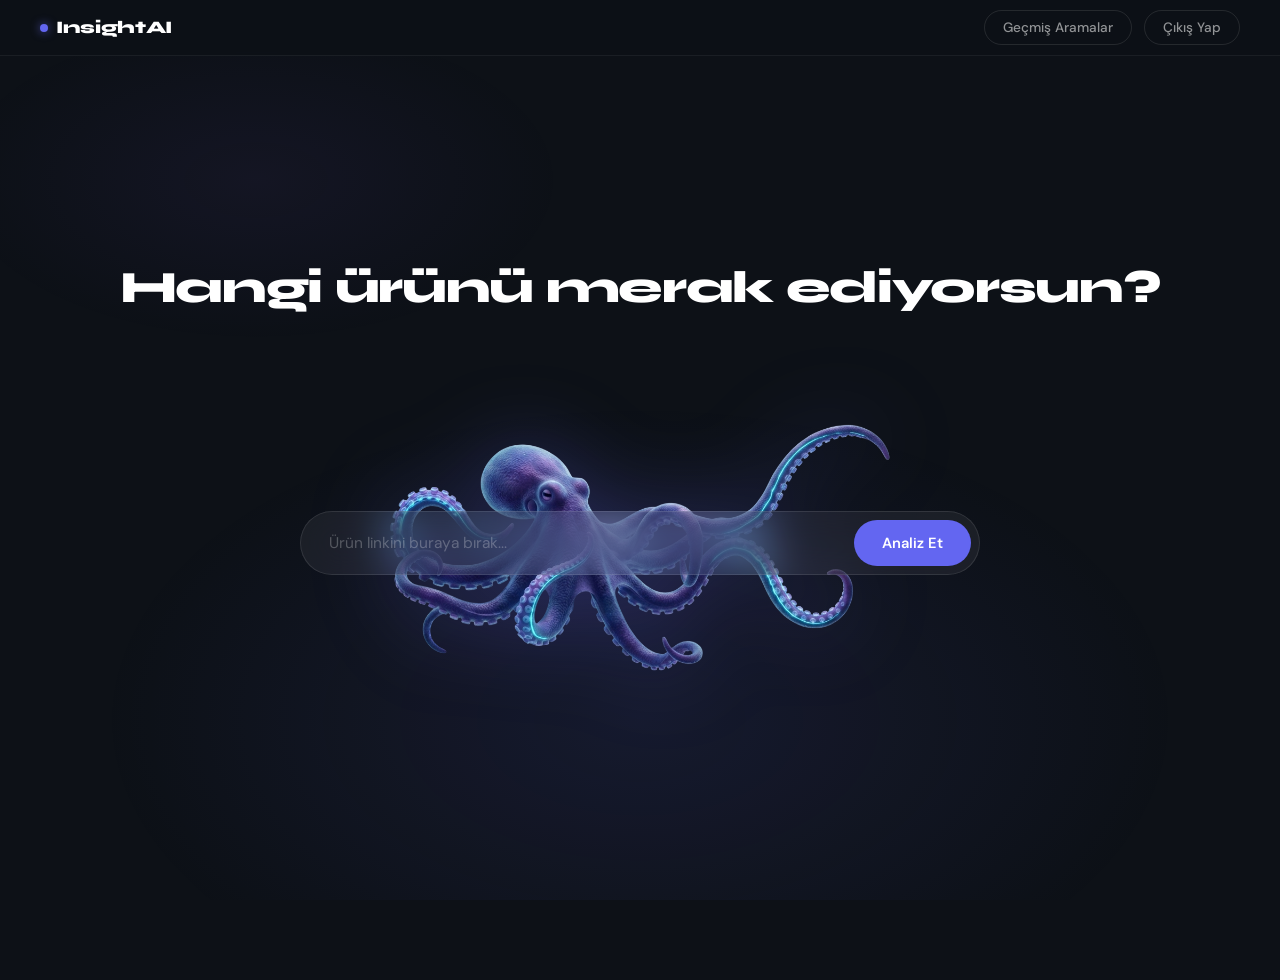
<file: index.html>
<!DOCTYPE html>
<html lang="tr">
<head>
    <meta charset="UTF-8">
    <meta name="viewport" content="width=device-width, initial-scale=1.0">
    <title>InsightAI | Evrensel Ürün Analizi</title>

    <link rel="stylesheet" href="css/base.css">
    <link rel="stylesheet" href="css/navbar.css">
    <link rel="stylesheet" href="css/dashboard.css">
    <link rel="stylesheet" href="css/animations.css">
</head>
<body>

    <!-- ─── Navbar ─── -->
    <nav class="navbar">
        <div class="nav-left">
            <a href="login.html" class="logo">
                <div class="logo-dot"></div>
                InsightAI
            </a>
        </div>
        <div class="nav-right">
            <a href="history.html" class="nav-btn history-link">Geçmiş Aramalar</a>
            <button class="nav-btn logout-btn" onclick="window.location='login.html'">Çıkış Yap</button>
        </div>
    </nav>

    <!-- ─── Page Wrapper ─── -->
    <div class="wrapper">

        <!-- HERO: Ahtapot + Arama -->
        <section class="hero-section" id="hero">
            <h1>Hangi ürünü merak ediyorsun?</h1>

            <div class="search-container">
                <img src="assets/octopus2.png" class="octopus-bg" alt="Analiz Ahtapotu">

                <div class="search-box">
                    <input type="text" id="url-input" placeholder="Ürün linkini buraya bırak...">
                    <button class="analyze-btn" onclick="startAnalysis()">Analiz Et</button>
                </div>
            </div>
        </section>

        <!-- DASHBOARD -->
        <div class="dashboard" id="dashboard">

            <main class="results-area">
                <div class="bento-grid">

                    <!-- Ürün Özellikleri -->
                    <div class="card spec-card border-blue">
                        <i class="corner-icon">❓</i>
                        <h3>Ürün Özellikleri</h3>
                        <div class="content" id="specs-list">
                            <p class="placeholder-text">Analiz bekleniyor...</p>
                        </div>
                    </div>

                    <!-- Platform Skorları -->
                    <div class="card score-card border-purple">
                        <i class="corner-icon">⭐</i>
                        <h3>Platform Skorları</h3>
                        <div class="content" id="platform-grid"></div>
                    </div>

                    <!-- Yorum Analizi -->
                    <div class="card word-card border-green">
                        <i class="corner-icon">💬</i>
                        <h3>Yorum Analizi</h3>
                        <div class="content" id="word-tags"></div>
                    </div>

                </div>
            </main>

            <!-- AI Sidebar -->
            <aside class="ai-sidebar border-gold">
                <div class="sidebar-header">
                    <i class="corner-icon" style="position:static;opacity:.65;font-style:normal;">✨</i>
                    <h2>AI Analiz Raporu</h2>
                </div>
                <div class="content" id="ai-response">
                    <p class="placeholder-text">Lütfen bir ürün linki girerek analizi başlatın.</p>
                </div>

                <div class="price-tracker-mini">
                    <span id="current-price">₺0.00</span>
                    <div class="price-status">Fiyat Takibi Aktif</div>
                </div>
            </aside>

        </div>
    </div>

    <script src="js/script.js"></script>
</body>
</html>
</file>
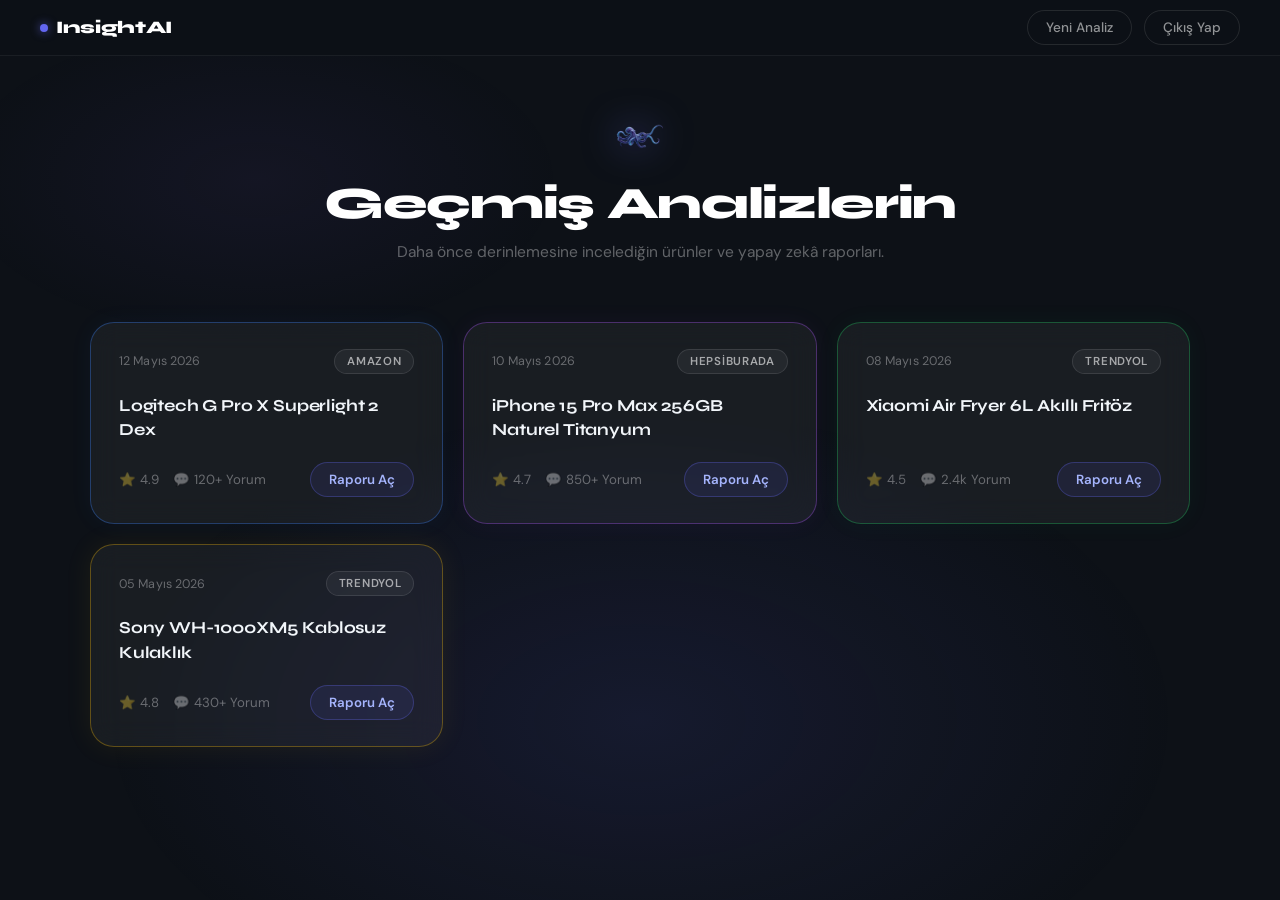
<file: history.html>
<!DOCTYPE html>
<html lang="tr">
<head>
    <meta charset="UTF-8">
    <meta name="viewport" content="width=device-width, initial-scale=1.0">
    <title>InsightAI | Geçmiş Analizler</title>

    <link rel="stylesheet" href="css/base.css">
    <link rel="stylesheet" href="css/navbar.css">
    <link rel="stylesheet" href="css/history.css">
    <link rel="stylesheet" href="css/animations.css">
</head>
<body>

    <!-- ─── Navbar ─── -->
    <nav class="navbar">
        <div class="nav-left">
            <a href="index.html" class="logo">
                <div class="logo-dot"></div>
                InsightAI
            </a>
        </div>
        <div class="nav-right">
            <a href="index.html" class="nav-btn history-link">Yeni Analiz</a>
            <button class="nav-btn logout-btn" onclick="window.location='login.html'">Çıkış Yap</button>
        </div>
    </nav>

    <!-- ─── Page ─── -->
    <div class="wrapper" style="padding-inline: 40px;">
        <section class="history-section">

            <!-- Başlık -->
            <div class="history-header">
                <div class="octopus-mini-wrapper">
                    <img src="assets/octopus2.png" class="octopus-mini-icon" alt="Ahtapot">
                </div>
                <h1>Geçmiş Analizlerin</h1>
                <p>Daha önce derinlemesine incelediğin ürünler ve yapay zekâ raporları.</p>
            </div>

            <!-- Kart Grid -->
            <div class="history-grid" id="history-list">

                <div class="history-card border-blue">
                    <div class="card-top">
                        <span class="date">12 Mayıs 2026</span>
                        <span class="platform-tag">Amazon</span>
                    </div>
                    <h3 class="product-title">Logitech G Pro X Superlight 2 Dex</h3>
                    <div class="card-footer">
                        <div class="mini-stats">
                            <span>⭐ 4.9</span>
                            <span>💬 120+ Yorum</span>
                        </div>
                        <a href="#" class="view-report-btn">Raporu Aç</a>
                    </div>
                </div>

                <div class="history-card border-purple">
                    <div class="card-top">
                        <span class="date">10 Mayıs 2026</span>
                        <span class="platform-tag">Hepsiburada</span>
                    </div>
                    <h3 class="product-title">iPhone 15 Pro Max 256GB Naturel Titanyum</h3>
                    <div class="card-footer">
                        <div class="mini-stats">
                            <span>⭐ 4.7</span>
                            <span>💬 850+ Yorum</span>
                        </div>
                        <a href="#" class="view-report-btn">Raporu Aç</a>
                    </div>
                </div>

                <div class="history-card border-green">
                    <div class="card-top">
                        <span class="date">08 Mayıs 2026</span>
                        <span class="platform-tag">Trendyol</span>
                    </div>
                    <h3 class="product-title">Xiaomi Air Fryer 6L Akıllı Fritöz</h3>
                    <div class="card-footer">
                        <div class="mini-stats">
                            <span>⭐ 4.5</span>
                            <span>💬 2.4k Yorum</span>
                        </div>
                        <a href="#" class="view-report-btn">Raporu Aç</a>
                    </div>
                </div>

                <div class="history-card border-gold">
                    <div class="card-top">
                        <span class="date">05 Mayıs 2026</span>
                        <span class="platform-tag">Trendyol</span>
                    </div>
                    <h3 class="product-title">Sony WH-1000XM5 Kablosuz Kulaklık</h3>
                    <div class="card-footer">
                        <div class="mini-stats">
                            <span>⭐ 4.8</span>
                            <span>💬 430+ Yorum</span>
                        </div>
                        <a href="#" class="view-report-btn">Raporu Aç</a>
                    </div>
                </div>

            </div>
        </section>
    </div>

    <script src="js/script.js"></script>
</body>
</html>
</file>
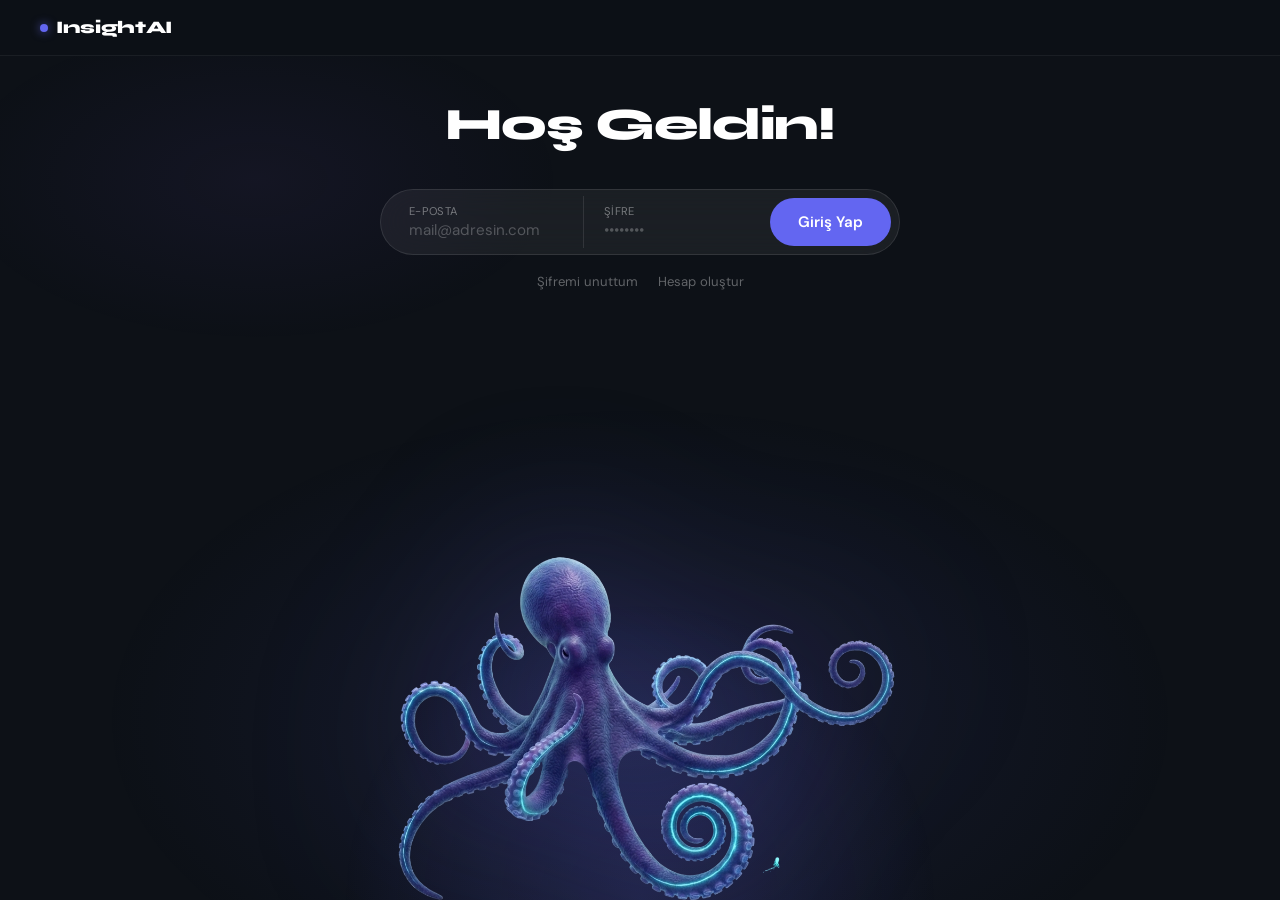
<file: login.html>
<!DOCTYPE html>
<html lang="tr">
<head>
    <meta charset="UTF-8">
    <meta name="viewport" content="width=device-width, initial-scale=1.0">
    <title>Giriş Yap | InsightAI</title>
    <link rel="stylesheet" href="css/base.css">
    <link rel="stylesheet" href="css/auth.css">
</head>
<body>

    <div class="topbar">
        <div class="logo">
            <div class="logo-dot"></div>
            InsightAI
        </div>
    </div>

    <div class="glow-ring"></div>

    <div class="page">
        <h1 class="headline">Hoş Geldin!</h1>

        <div class="login-bar">
            <div class="main-bar">
                <div class="field-group">
                    <span class="flabel">E-POSTA</span>
                    <input type="email" placeholder="mail@adresin.com">
                </div>
                <div class="field-group">
                    <span class="flabel">ŞİFRE</span>
                    <input type="password" placeholder="••••••••">
                </div>
                <button class="login-btn">Giriş Yap</button>
            </div>

            <div class="helpers">
                <a href="#">Şifremi unuttum</a>
                <a href="#">Hesap oluştur</a>
            </div>
        </div>
    </div>

    <div class="octopus-wrap">
        <img src="assets/octopus.png" alt="Ollie the Octopus">
    </div>

</body>
</html>
</file>
<file: css/base.css>
@import url('https://fonts.googleapis.com/css2?family=Syne:wght@700;800&family=DM+Sans:wght@400;500;600&display=swap');

/* ─── Design Tokens ─── */
:root {
    --bg:        #0d1117;
    --accent:    #6366f1;
    --accent-hv: #4f46e5;
    --glass:     rgba(255, 255, 255, 0.05);
    --border:    rgba(255, 255, 255, 0.09);
    --text-muted: rgba(255, 255, 255, 0.35);
    --nav-h:     56px;
}

* {
    margin: 0;
    padding: 0;
    box-sizing: border-box;
}

body {
    font-family: 'DM Sans', sans-serif;
    background: var(--bg);
    color: #fff;
    min-height: 100vh;
    position: relative;
}

/* Ambient background glow */
body::before {
    content: '';
    position: fixed;
    inset: 0;
    background:
        radial-gradient(ellipse 60% 50% at 50% 80%, rgba(99, 102, 241, 0.11) 0%, transparent 70%),
        radial-gradient(ellipse 40% 30% at 20% 20%, rgba(139, 92, 246, 0.06) 0%, transparent 60%);
    pointer-events: none;
    z-index: 0;
}

/* ─── Shared Logo ─── */
.logo {
    font-family: 'Syne', sans-serif;
    font-size: 1.1rem;
    font-weight: 800;
    letter-spacing: -0.02em;
    color: #fff;
    display: flex;
    align-items: center;
    gap: 8px;
    text-decoration: none;
}

.logo-dot {
    width: 8px;
    height: 8px;
    border-radius: 50%;
    background: var(--accent);
    box-shadow: 0 0 10px rgba(99, 102, 241, 0.7);
    flex-shrink: 0;
}

/* ─── Shared Card Base ─── */
.card, .ai-sidebar {
    background: var(--glass);
    border: 1px solid var(--border);
    border-radius: 24px;
    padding: 28px 30px;
    position: relative;
    backdrop-filter: blur(14px);
}

/* ─── Scrollbar ─── */
::-webkit-scrollbar { width: 6px; }
::-webkit-scrollbar-track { background: transparent; }
::-webkit-scrollbar-thumb { background: rgba(255,255,255,0.12); border-radius: 3px; }
</file>
<file: css/navbar.css>
/* ─── Navbar ─── */
.navbar {
    position: fixed;
    top: 0;
    left: 0;
    right: 0;
    height: var(--nav-h);
    display: flex;
    align-items: center;
    justify-content: space-between;
    padding: 0 40px;
    z-index: 100;
    background: rgba(13, 17, 23, 0.72);
    backdrop-filter: blur(14px);
    border-bottom: 1px solid rgba(255, 255, 255, 0.06);
}

.nav-left,
.nav-right {
    display: flex;
    align-items: center;
    gap: 12px;
}

/* ─── Nav Buttons ─── */
.nav-btn {
    font-family: 'DM Sans', sans-serif;
    font-size: 0.85rem;
    font-weight: 500;
    padding: 8px 18px;
    border-radius: 50px;
    cursor: pointer;
    text-decoration: none;
    transition: background 0.2s, border-color 0.2s, color 0.2s;
    border: 1px solid transparent;
    white-space: nowrap;
}

.history-link {
    color: rgba(255, 255, 255, 0.55);
    background: transparent;
    border-color: rgba(255, 255, 255, 0.1);
}

.history-link:hover {
    color: #fff;
    background: rgba(255, 255, 255, 0.06);
    border-color: rgba(255, 255, 255, 0.18);
}

.logout-btn {
    color: rgba(255, 255, 255, 0.55);
    background: transparent;
    border-color: rgba(255, 255, 255, 0.1);
}

.logout-btn:hover {
    color: #ff6b6b;
    border-color: rgba(255, 107, 107, 0.35);
    background: rgba(255, 107, 107, 0.06);
}
</file>
<file: css/dashboard.css>
/* ─── Page Wrapper ─── */
.wrapper {
    padding-top: calc(var(--nav-h) + 20px);
    padding-bottom: 60px;
    padding-inline: 40px;
    max-width: 1400px;
    margin: 0 auto;
    position: relative;
    z-index: 10;
}

/* ─── Hero Section ─── */
.hero-section {
    height: calc(100vh - var(--nav-h));
    display: flex;
    flex-direction: column;
    justify-content: center;
    align-items: center;
    transition: height 0.7s cubic-bezier(0.4, 0, 0.2, 1);
    position: relative;
}

.hero-section.active {
    height: 180px;
}

.hero-section h1 {
    font-family: 'Syne', sans-serif;
    font-size: clamp(1.8rem, 3.5vw, 2.8rem);
    font-weight: 800;
    letter-spacing: -0.03em;
    text-align: center;
    margin-bottom: 40px;
    line-height: 1.1;
    transition: font-size 0.5s ease, margin-bottom 0.5s ease;
}

.hero-section.active h1 {
    font-size: 1.4rem;
    margin-bottom: 20px;
}

/* ─── Search Container (octopus + bar) ─── */
.search-container {
    position: relative;
    width: 100%;
    max-width: 900px;
    display: flex;
    justify-content: center;
    align-items: center;
    min-height: 380px;
    transition: min-height 0.7s ease;
}

.hero-section.active .search-container {
    min-height: 0;
}

/* Octopus behind the bar */
.octopus-bg {
    position: absolute;
    top: 50%;
    left: 50%;
    transform: translate(-50%, -50%);
    width: 700px;
    height: auto;
    z-index: 1;
    pointer-events: none;
    filter: drop-shadow(0 0 40px rgba(99, 102, 241, 0.28));
    transition: opacity 0.5s ease, width 0.5s ease;
}

.hero-section.active .octopus-bg {
    opacity: 0;
    pointer-events: none;
}

/* Search bar — pill style matching login */
.search-box {
    position: relative;
    z-index: 5;
    width: 100%;
    max-width: 680px;
    display: flex;
    align-items: center;
    background: rgba(255, 255, 255, 0.06);
    border: 1px solid rgba(255, 255, 255, 0.1);
    border-radius: 50px;
    padding: 8px 8px 8px 28px;
    backdrop-filter: blur(20px);
    gap: 0;
    transition: border-color 0.25s, background 0.25s;
}

.search-box:focus-within {
    border-color: rgba(99, 102, 241, 0.45);
    background: rgba(255, 255, 255, 0.08);
}

.search-box input {
    flex: 1;
    background: transparent;
    border: none;
    outline: none;
    color: #fff;
    font-family: 'DM Sans', sans-serif;
    font-size: 0.97rem;
    padding: 10px 0;
}

.search-box input::placeholder {
    color: rgba(255, 255, 255, 0.25);
}

.analyze-btn {
    background: var(--accent);
    color: #fff;
    border: none;
    border-radius: 50px;
    padding: 13px 28px;
    font-family: 'DM Sans', sans-serif;
    font-size: 0.92rem;
    font-weight: 600;
    cursor: pointer;
    flex-shrink: 0;
    transition: background 0.2s, transform 0.15s, box-shadow 0.2s;
}

.analyze-btn:hover {
    background: var(--accent-hv);
    transform: scale(1.03);
    box-shadow: 0 8px 24px rgba(99, 102, 241, 0.4);
}

.analyze-btn:active {
    transform: scale(0.97);
}

/* ─── Dashboard Grid ─── */
.dashboard {
    display: none;
    grid-template-columns: 1fr 360px;
    gap: 24px;
    margin-top: 32px;
}

.dashboard.visible {
    display: grid;
}

/* ─── Bento Grid ─── */
.bento-grid {
    display: grid;
    grid-template-columns: repeat(2, 1fr);
    gap: 20px;
}

/* Card colour accents */
.border-blue   { border-color: rgba(59,  130, 246, 0.35); box-shadow: 0 0 24px rgba(59,  130, 246, 0.05); }
.border-purple { border-color: rgba(168, 85,  247, 0.35); box-shadow: 0 0 24px rgba(168, 85,  247, 0.05); }
.border-green  { border-color: rgba(34,  197, 94,  0.35); box-shadow: 0 0 24px rgba(34,  197, 94,  0.05); }
.border-gold   { border-color: rgba(234, 179, 8,   0.35); box-shadow: 0 0 28px rgba(234, 179, 8,   0.08); }

.card h3 {
    font-family: 'Syne', sans-serif;
    font-size: 1.05rem;
    font-weight: 700;
    margin-bottom: 18px;
    letter-spacing: -0.01em;
}

.corner-icon {
    position: absolute;
    top: 22px;
    right: 22px;
    font-size: 1.3rem;
    opacity: 0.5;
    font-style: normal;
}

.placeholder-text {
    color: var(--text-muted);
    font-size: 0.88rem;
    line-height: 1.6;
}

/* ─── Spec Card ─── */
.spec-card .content {
    display: flex;
    flex-direction: column;
    gap: 10px;
}

.spec-item {
    display: flex;
    justify-content: space-between;
    font-size: 0.88rem;
    padding: 8px 0;
    border-bottom: 1px solid rgba(255,255,255,0.05);
}

.spec-item:last-child { border-bottom: none; }
.spec-label { color: var(--text-muted); }
.spec-value { font-weight: 500; }

/* ─── Score Card ─── */
#platform-grid {
    display: grid;
    grid-template-columns: repeat(2, 1fr);
    gap: 10px;
}

.platform-item {
    background: rgba(255,255,255,0.04);
    border: 1px solid rgba(255,255,255,0.07);
    border-radius: 14px;
    padding: 12px 14px;
    display: flex;
    flex-direction: column;
    gap: 4px;
}

.platform-name { font-size: 0.75rem; color: var(--text-muted); }
.platform-score { font-family: 'Syne', sans-serif; font-size: 1.3rem; font-weight: 800; }
.platform-stars { font-size: 0.7rem; color: #f59e0b; letter-spacing: 1px; }

/* ─── Word / Tag Card ─── */
#word-tags {
    display: flex;
    flex-wrap: wrap;
    gap: 8px;
}

.tag {
    padding: 6px 14px;
    border-radius: 50px;
    font-size: 0.8rem;
    font-weight: 500;
    border: 1px solid transparent;
}

.tag.pos { background: rgba(34,197,94,0.1);  border-color: rgba(34,197,94,0.25);  color: #4ade80; }
.tag.neg { background: rgba(239,68,68,0.1);  border-color: rgba(239,68,68,0.25);  color: #f87171; }
.tag.neu { background: rgba(255,255,255,0.05); border-color: rgba(255,255,255,0.1); color: rgba(255,255,255,0.55); }

/* ─── AI Sidebar ─── */
.ai-sidebar {
    height: fit-content;
    position: sticky;
    top: calc(var(--nav-h) + 20px);
}

.sidebar-header {
    display: flex;
    align-items: center;
    gap: 10px;
    margin-bottom: 20px;
}

.ai-sidebar h2 {
    font-family: 'Syne', sans-serif;
    font-size: 1.05rem;
    font-weight: 700;
    letter-spacing: -0.01em;
}

.sidebar-header .corner-icon {
    position: static;
    opacity: 0.7;
    font-size: 1.1rem;
}

#ai-response {
    font-size: 0.9rem;
    line-height: 1.75;
    color: rgba(255, 255, 255, 0.7);
    min-height: 120px;
}

/* ─── Price Tracker ─── */
.price-tracker-mini {
    margin-top: 24px;
    padding-top: 20px;
    border-top: 1px solid rgba(255, 255, 255, 0.07);
    display: flex;
    align-items: center;
    justify-content: space-between;
}

#current-price {
    font-family: 'Syne', sans-serif;
    font-size: 1.6rem;
    font-weight: 800;
    letter-spacing: -0.02em;
}

.price-status {
    font-size: 0.75rem;
    color: #4ade80;
    background: rgba(34, 197, 94, 0.1);
    border: 1px solid rgba(34, 197, 94, 0.2);
    border-radius: 50px;
    padding: 4px 12px;
}
</file>
<file: css/animations.css>
/* ─── Octopus Float ─── */
@keyframes floatingOcto {
    0%, 100% { transform: translate(-50%, -50%); }
    50%       { transform: translate(-50%, -54%); }
}

.octopus-bg {
    animation: floatingOcto 6s ease-in-out infinite;
}

/* ─── Card Reveal ─── */
@keyframes fadeUp {
    from { opacity: 0; transform: translateY(18px); }
    to   { opacity: 1; transform: translateY(0); }
}

.dashboard.visible .card,
.dashboard.visible .ai-sidebar {
    animation: fadeUp 0.5s ease forwards;
    opacity: 0;
}

.dashboard.visible .card:nth-child(1) { animation-delay: 0.05s; }
.dashboard.visible .card:nth-child(2) { animation-delay: 0.12s; }
.dashboard.visible .card:nth-child(3) { animation-delay: 0.19s; }
.dashboard.visible .ai-sidebar        { animation-delay: 0.08s; }

/* ─── Skeleton Loader ─── */
@keyframes shimmer {
    0%   { background-position: -400px 0; }
    100% { background-position:  400px 0; }
}

.skeleton {
    border-radius: 8px;
    height: 14px;
    margin-bottom: 10px;
    background: linear-gradient(
        90deg,
        rgba(255,255,255,0.04) 25%,
        rgba(255,255,255,0.09) 50%,
        rgba(255,255,255,0.04) 75%
    );
    background-size: 800px 100%;
    animation: shimmer 1.4s infinite linear;
}

.skeleton.short { width: 55%; }
.skeleton.long  { width: 88%; }
.skeleton.full  { width: 100%; }

/* ─── Pulse dot (loading indicator) ─── */
@keyframes pulse {
    0%, 100% { opacity: 1; transform: scale(1); }
    50%       { opacity: 0.4; transform: scale(0.85); }
}

.pulse-dot {
    display: inline-block;
    width: 6px; height: 6px;
    border-radius: 50%;
    background: var(--accent);
    animation: pulse 1.2s ease-in-out infinite;
}
</file>
<file: css/history.css>
/* ─── History Section ─── */
.history-section {
    padding: calc(var(--nav-h) + 60px) 0 80px;
    max-width: 1100px;
    margin: 0 auto;
    position: relative;
    z-index: 10;
}

/* ─── Header ─── */
.history-header {
    text-align: center;
    margin-bottom: 56px;
}

.octopus-mini-wrapper {
    margin-bottom: 18px;
}

.octopus-mini-icon {
    width: 64px;
    height: auto;
    filter: drop-shadow(0 0 18px rgba(99, 102, 241, 0.55));
    animation: miniFloat 4s ease-in-out infinite;
}

@keyframes miniFloat {
    0%, 100% { transform: translateY(0) rotate(0deg); }
    50%       { transform: translateY(-10px) rotate(4deg); }
}

.history-header h1 {
    font-family: 'Syne', sans-serif;
    font-size: clamp(2rem, 4vw, 2.8rem);
    font-weight: 800;
    letter-spacing: -0.03em;
    margin-bottom: 12px;
    line-height: 1.1;
}

.history-header p {
    font-size: 0.97rem;
    color: var(--text-muted);
    line-height: 1.65;
}

/* ─── Grid ─── */
.history-grid {
    display: grid;
    grid-template-columns: repeat(auto-fill, minmax(300px, 1fr));
    gap: 20px;
}

/* ─── Card ─── */
.history-card {
    background: var(--glass);
    border: 1px solid var(--border);
    border-radius: 24px;
    padding: 26px 28px;
    backdrop-filter: blur(14px);
    display: flex;
    flex-direction: column;
    justify-content: space-between;
    gap: 20px;
    transition: transform 0.35s cubic-bezier(0.175, 0.885, 0.32, 1.275),
                border-color 0.25s,
                box-shadow 0.35s;
}

.history-card:hover {
    transform: translateY(-10px);
    border-color: rgba(99, 102, 241, 0.45);
    box-shadow: 0 20px 48px rgba(0, 0, 0, 0.35);
}

/* Renk aksan sınıfları — dashboard ile aynı */
.border-blue   { border-color: rgba(59,  130, 246, 0.35); box-shadow: 0 0 24px rgba(59,  130, 246, 0.05); }
.border-purple { border-color: rgba(168, 85,  247, 0.35); box-shadow: 0 0 24px rgba(168, 85,  247, 0.05); }
.border-green  { border-color: rgba(34,  197, 94,  0.35); box-shadow: 0 0 24px rgba(34,  197, 94,  0.05); }
.border-gold   { border-color: rgba(234, 179, 8,   0.35); box-shadow: 0 0 28px rgba(234, 179, 8,   0.08); }

/* ─── Card Top ─── */
.card-top {
    display: flex;
    justify-content: space-between;
    align-items: center;
}

.date {
    font-size: 0.78rem;
    color: var(--text-muted);
    letter-spacing: 0.01em;
}

.platform-tag {
    font-size: 0.72rem;
    font-weight: 600;
    letter-spacing: 0.06em;
    text-transform: uppercase;
    background: rgba(255, 255, 255, 0.05);
    border: 1px solid rgba(255, 255, 255, 0.1);
    border-radius: 50px;
    padding: 4px 12px;
    color: rgba(255, 255, 255, 0.6);
}

/* ─── Product Title ─── */
.product-title {
    font-family: 'Syne', sans-serif;
    font-size: 1.05rem;
    font-weight: 700;
    line-height: 1.45;
    color: #f1f5f9;
    letter-spacing: -0.01em;
    flex: 1;
}

/* ─── Card Footer ─── */
.card-footer {
    display: flex;
    justify-content: space-between;
    align-items: center;
}

.mini-stats {
    display: flex;
    gap: 14px;
    font-size: 0.83rem;
    color: var(--text-muted);
}

/* ─── View Report Button ─── */
.view-report-btn {
    display: inline-block;
    background: rgba(99, 102, 241, 0.1);
    color: #a5b4fc;
    border: 1px solid rgba(99, 102, 241, 0.3);
    border-radius: 50px;
    padding: 8px 18px;
    font-family: 'DM Sans', sans-serif;
    font-size: 0.83rem;
    font-weight: 600;
    text-decoration: none;
    white-space: nowrap;
    transition: background 0.2s, color 0.2s, box-shadow 0.2s, transform 0.15s;
}

.view-report-btn:hover {
    background: var(--accent);
    color: #fff;
    border-color: var(--accent);
    box-shadow: 0 6px 20px rgba(99, 102, 241, 0.4);
    transform: scale(1.04);
}

/* ─── Kart giriş animasyonu ─── */
@keyframes cardFadeUp {
    from { opacity: 0; transform: translateY(20px); }
    to   { opacity: 1; transform: translateY(0); }
}

.history-card {
    animation: cardFadeUp 0.5s ease forwards;
    opacity: 0;
}

.history-card:nth-child(1) { animation-delay: 0.05s; }
.history-card:nth-child(2) { animation-delay: 0.12s; }
.history-card:nth-child(3) { animation-delay: 0.19s; }
.history-card:nth-child(4) { animation-delay: 0.26s; }
.history-card:nth-child(5) { animation-delay: 0.33s; }
.history-card:nth-child(6) { animation-delay: 0.40s; }
</file>
<file: css/auth.css>
/* ─── Login Topbar ─── */
.topbar {
    position: fixed;
    top: 0;
    left: 0;
    right: 0;
    height: var(--nav-h);
    border-bottom: 1px solid rgba(255, 255, 255, 0.06);
    display: flex;
    align-items: center;
    padding: 0 40px;
    z-index: 100;
    background: rgba(13, 17, 23, 0.72);
    backdrop-filter: blur(14px);
}

/* ─── Glow ring behind octopus ─── */
.glow-ring {
    position: fixed;
    bottom: 0;
    left: 50%;
    transform: translateX(-50%);
    width: 600px;
    height: 300px;
    background: radial-gradient(ellipse at center bottom, rgba(99, 102, 241, 0.18) 0%, transparent 70%);
    pointer-events: none;
    z-index: 4;
}

/* ─── Octopus mascot ─── */
.octopus-wrap {
    position: fixed;
    bottom: -60px;
    left: 50%;
    transform: translateX(-50%);
    width: min(700px, 100vw);
    pointer-events: none;
    z-index: 5;
}

.octopus-wrap img {
    width: 100%;
    height: auto;
    filter: drop-shadow(0 -20px 80px rgba(99, 102, 241, 0.25));
    animation: floatOct 6s ease-in-out infinite;
}

@keyframes floatOct {
    0%, 100% { transform: translateY(0); }
    50%       { transform: translateY(-18px); }
}

/* ─── Main page layout ─── */
.page {
    display: flex;
    flex-direction: column;
    align-items: center;
    justify-content: flex-start;
    min-height: 100vh;
    padding-top: 100px;
    position: relative;
    z-index: 10;
}

/* Headline */
.headline {
    font-family: 'Syne', sans-serif;
    font-size: clamp(2rem, 4vw, 2.8rem);
    font-weight: 800;
    letter-spacing: -0.03em;
    text-align: center;
    margin-bottom: 40px;
    line-height: 1.1;
}

/* Login bar wrapper */
.login-bar {
    display: flex;
    flex-direction: column;
    align-items: center;
    gap: 14px;
    width: min(520px, 90vw);
    position: relative;
    z-index: 20;
}

/* Combined pill input bar */
.main-bar {
    display: flex;
    align-items: center;
    width: 100%;
    background: rgba(255, 255, 255, 0.06);
    border: 1px solid rgba(255, 255, 255, 0.1);
    border-radius: 50px;
    padding: 6px 8px 6px 28px;
    backdrop-filter: blur(20px);
    transition: border-color 0.25s, background 0.25s;
}

.main-bar:focus-within {
    border-color: rgba(99, 102, 241, 0.45);
    background: rgba(255, 255, 255, 0.08);
}

/* Field group inside bar */
.field-group {
    display: flex;
    flex-direction: column;
    flex: 1;
    gap: 2px;
    padding: 8px 0;
}

.field-group + .field-group {
    border-left: 1px solid rgba(255, 255, 255, 0.1);
    padding-left: 20px;
    margin-left: 8px;
}

.field-group .flabel {
    font-size: 0.7rem;
    color: rgba(255, 255, 255, 0.4);
    letter-spacing: 0.03em;
}

.field-group input {
    background: none;
    border: none;
    outline: none;
    color: #fff;
    font-family: 'DM Sans', sans-serif;
    font-size: 0.95rem;
    width: 100%;
}

.field-group input::placeholder {
    color: rgba(255, 255, 255, 0.25);
}

/* Submit button */
.login-btn {
    background: #6366f1;
    color: #fff;
    border: none;
    border-radius: 50px;
    padding: 14px 28px;
    font-family: 'DM Sans', sans-serif;
    font-size: 0.95rem;
    font-weight: 600;
    cursor: pointer;
    white-space: nowrap;
    flex-shrink: 0;
    transition: background 0.2s, transform 0.15s, box-shadow 0.2s;
}

.login-btn:hover {
    background: #4f46e5;
    transform: scale(1.03);
    box-shadow: 0 8px 24px rgba(99, 102, 241, 0.4);
}

.login-btn:active {
    transform: scale(0.98);
}

/* Helper links */
.helpers {
    display: flex;
    gap: 20px;
    margin-top: 4px;
}

.helpers a {
    font-size: 0.82rem;
    color: rgba(255, 255, 255, 0.35);
    text-decoration: none;
    transition: color 0.2s;
}

.helpers a:hover {
    color: rgba(255, 255, 255, 0.7);
}
</file>
